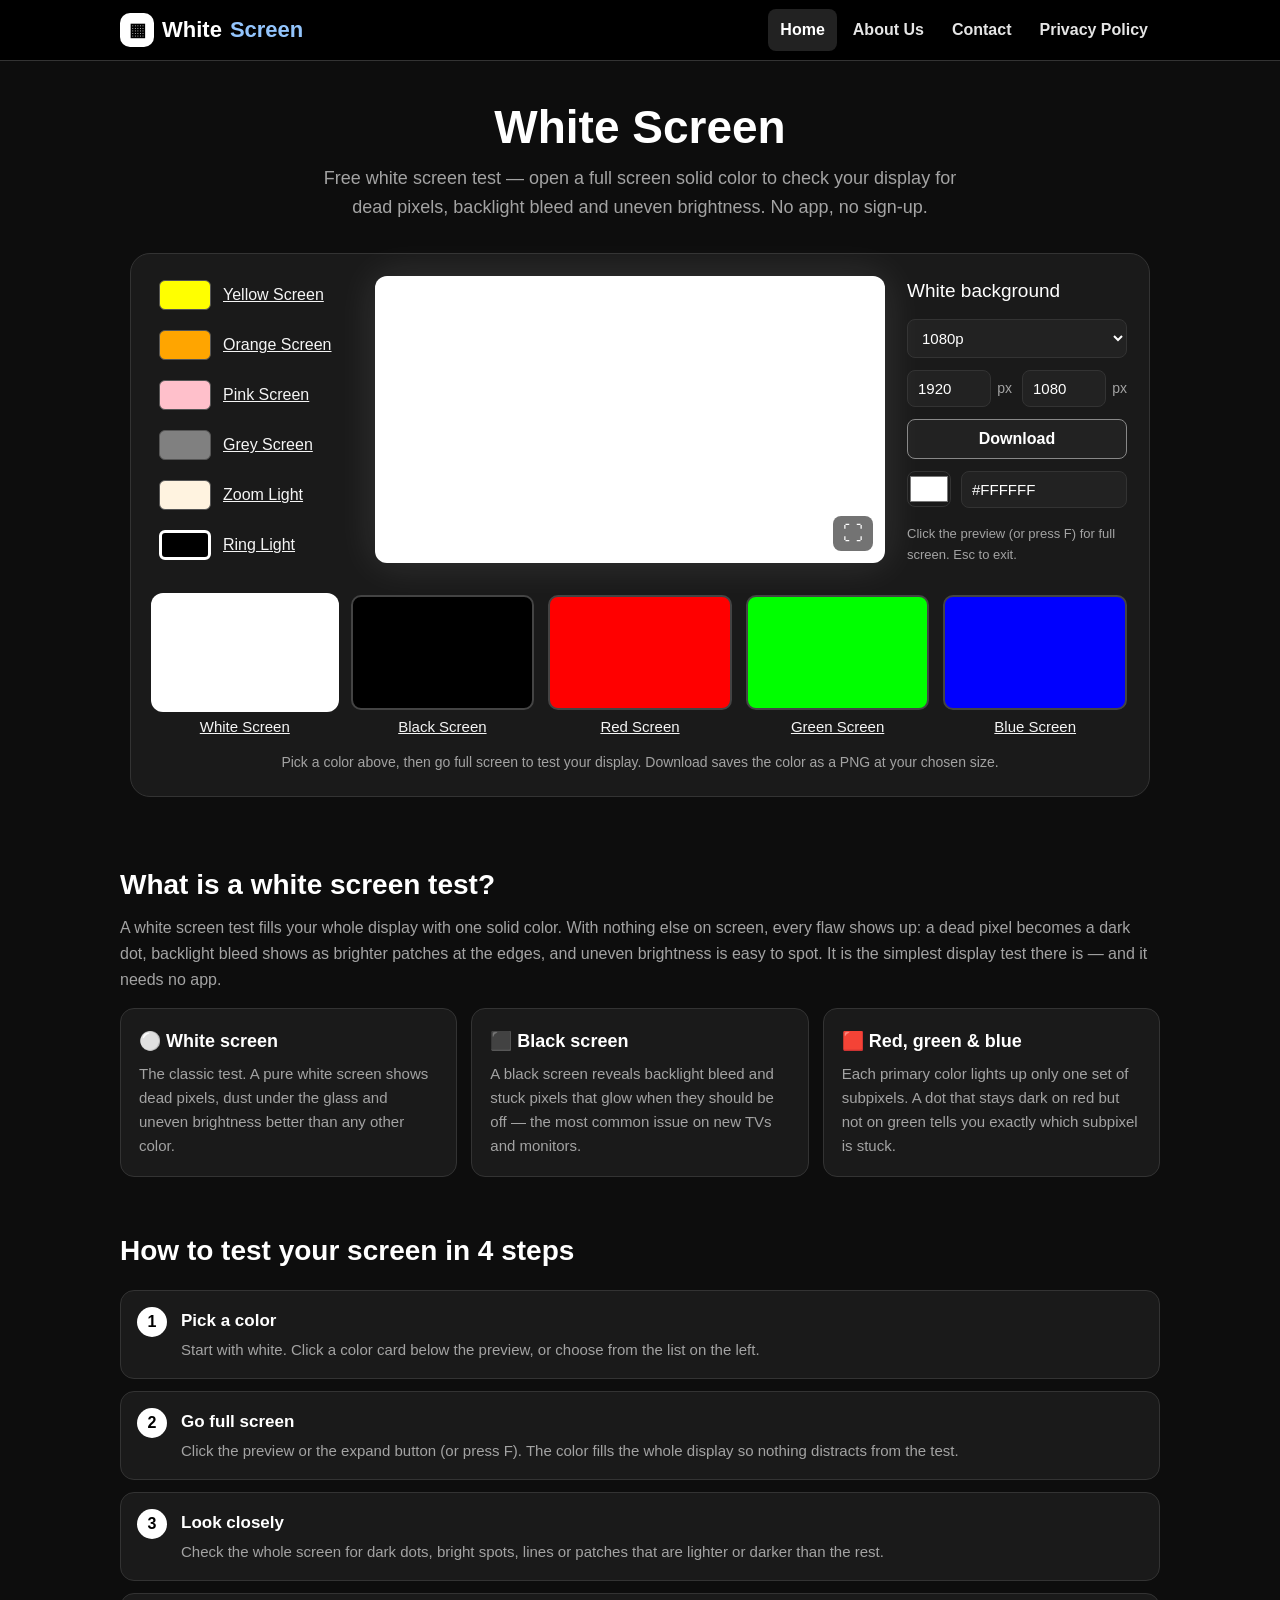
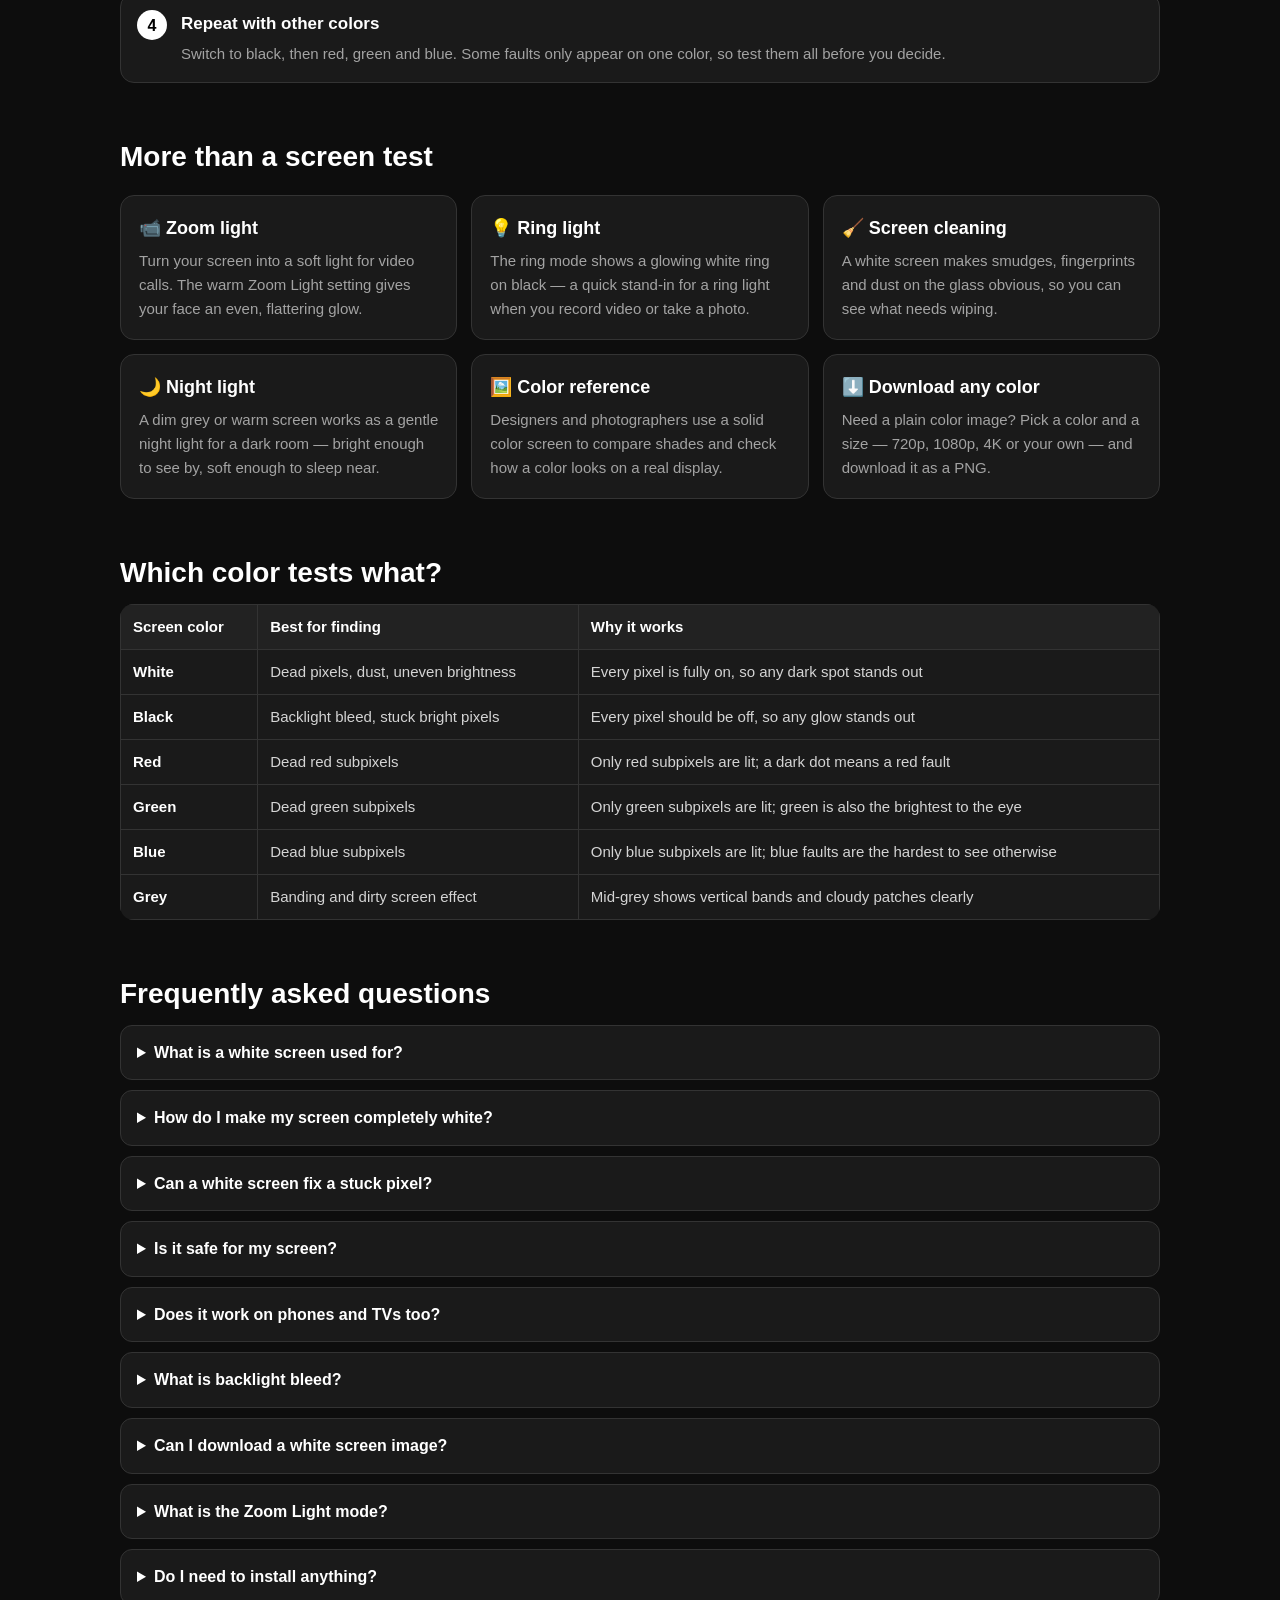
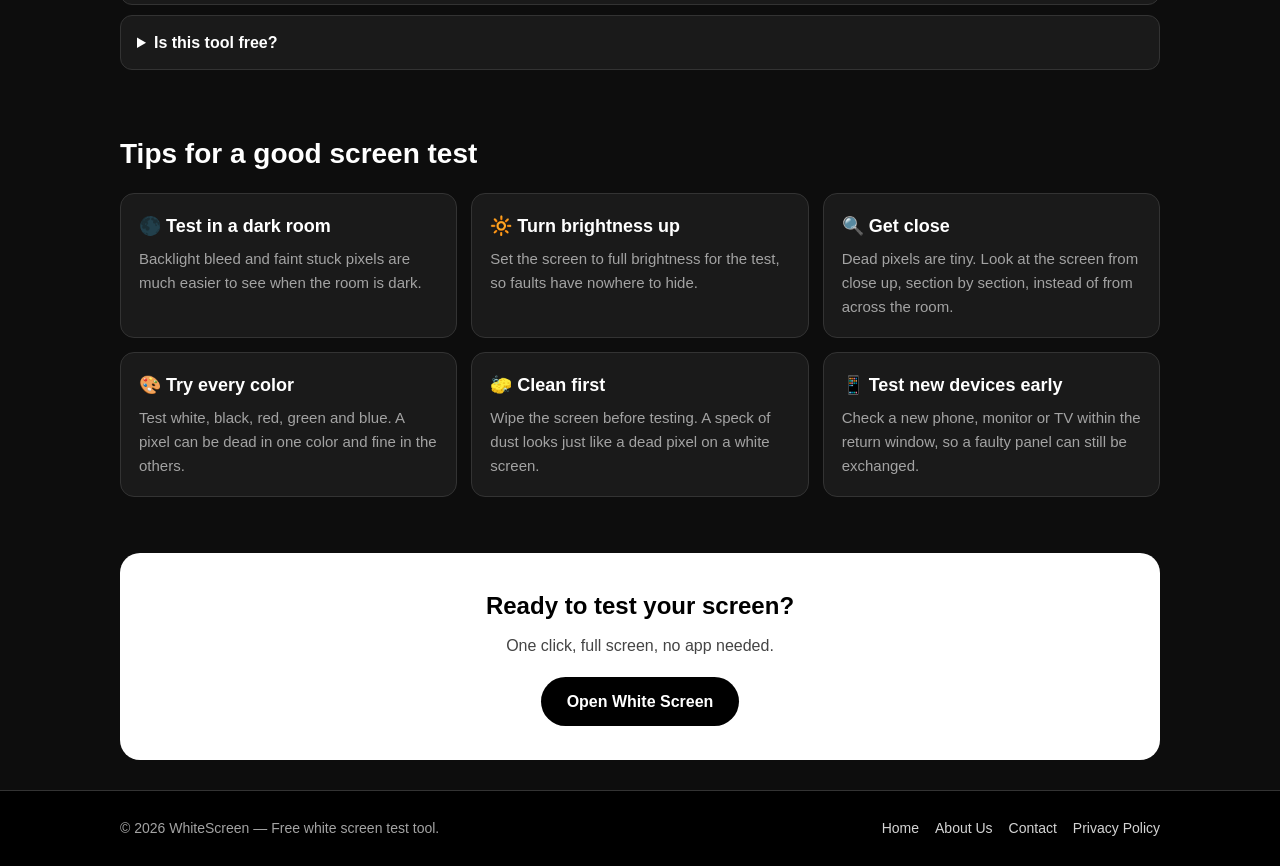
<file: index.html>
<!DOCTYPE html>
<html lang="en">
<head>
<meta charset="UTF-8">
<meta name="viewport" content="width=device-width, initial-scale=1.0">
<title>White Screen - Full Screen White Display Test (Free)</title>
<meta name="description" content="Test your screen with our free white screen tool. Open a full screen white, black, red, green or blue display, or pick any custom color — no app needed.">
<meta name="google-site-verification" content="_-BRUVU3ety-sxMiKPLYXIAc3S__Jb0sioMftiq5Fuo" />
<!-- Google Tag Manager -->
<script async src="https://www.googletagmanager.com/gtm.js?id=GTM-T5CF4WCW"></script>
<script>
  window.dataLayer = window.dataLayer || [];
  function gtag(){dataLayer.push(arguments);}
  gtag('js', new Date());
</script>
<!-- End Google Tag Manager -->
<meta name="keywords" content="white screen, white screen test, screen test, dead pixel test, black screen, color screen, display test, fullscreen white">
<link rel="stylesheet" href="styles.css">
<link rel="icon" href="data:image/svg+xml,<svg xmlns='http://www.w3.org/2000/svg' viewBox='0 0 100 100'><rect width='100' height='100' rx='18' fill='white'/></svg>">
</head>
<body>
<!-- Google Tag Manager (noscript) -->
<noscript><iframe src="https://www.googletagmanager.com/ns.html?id=GTM-T5CF4WCW" height="0" width="0" style="display:none;visibility:hidden"></iframe></noscript>
<!-- End Google Tag Manager (noscript) -->
<header class="site">
  <div class="wrap">
    <a class="logo" href="index.html"><span class="mark">▦</span>White<b>Screen</b></a>
    <button type="button" class="menu-btn" id="menuBtn" aria-label="Menu" aria-expanded="false"><span></span><span></span><span></span></button>
    <nav class="main">
      <a href="index.html" class="active">Home</a>
      <a href="about.html">About Us</a>
      <a href="contact.html">Contact</a>
      <a href="privacy-policy.html">Privacy Policy</a>
    </nav>
  </div>
</header>

<main class="wrap">
  <div class="hero">
    <h1>White Screen</h1>
    <p class="lede">Free white screen test — open a full screen solid color to check your display for dead pixels, backlight bleed and uneven brightness. No app, no sign-up.</p>
  </div>

  <!-- Tool — directly under the H1, layout like the reference screenshot -->
  <div class="tool" id="tool">
    <div class="tool-grid">
      <div class="opt-list">
        <button type="button" class="opt" data-color="yellow"><span class="sw" style="background:#FFFF00"></span><span>Yellow Screen</span></button>
        <button type="button" class="opt" data-color="orange"><span class="sw" style="background:#FFA500"></span><span>Orange Screen</span></button>
        <button type="button" class="opt" data-color="pink"><span class="sw" style="background:#FFC0CB"></span><span>Pink Screen</span></button>
        <button type="button" class="opt" data-color="grey"><span class="sw" style="background:#808080"></span><span>Grey Screen</span></button>
        <button type="button" class="opt" data-color="zoom"><span class="sw" style="background:#FFF3E0"></span><span>Zoom Light</span></button>
        <button type="button" class="opt" data-color="ring"><span class="sw" style="background:#000;border:3px solid #fff"></span><span>Ring Light</span></button>
      </div>
      <div class="preview-wrap">
        <div class="preview" id="preview"><div class="ring"></div>
          <button type="button" class="fs-btn" id="fsBtn" title="Full screen">⛶</button>
        </div>
      </div>
      <div class="controls">
        <p class="cname" id="colorName">White background</p>
        <select id="resSelect" aria-label="Resolution">
          <option value="720p">720p</option>
          <option value="1080p" selected>1080p</option>
          <option value="4k">4K</option>
          <option value="custom">Custom</option>
        </select>
        <div class="dim-row">
          <label><input type="number" id="widthInput" value="1920" min="1" max="8000"> px</label>
          <label><input type="number" id="heightInput" value="1080" min="1" max="8000"> px</label>
        </div>
        <button type="button" class="btn-download" id="downloadBtn">Download</button>
        <div class="picker-row">
          <input type="color" id="colorInput" value="#FFFFFF" aria-label="Pick a color">
          <input type="text" id="hexInput" value="#FFFFFF" maxlength="7" aria-label="Hex color code">
        </div>
        <p class="hint">Click the preview (or press F) for full screen. Esc to exit.</p>
      </div>
    </div>
    <div class="swatches">
      <button type="button" class="swatch selected" data-color="white"><span class="tile" style="background:#FFFFFF"></span><span>White Screen</span></button>
      <button type="button" class="swatch" data-color="black"><span class="tile" style="background:#000000"></span><span>Black Screen</span></button>
      <button type="button" class="swatch" data-color="red"><span class="tile" style="background:#FF0000"></span><span>Red Screen</span></button>
      <button type="button" class="swatch" data-color="green"><span class="tile" style="background:#00FF00"></span><span>Green Screen</span></button>
      <button type="button" class="swatch" data-color="blue"><span class="tile" style="background:#0000FF"></span><span>Blue Screen</span></button>
    </div>
    <p class="tool-note">Pick a color above, then go full screen to test your display. Download saves the color as a PNG at your chosen size.</p>
  </div>

  <section class="block">
    <h2>What is a white screen test?</h2>
    <p class="intro">A white screen test fills your whole display with one solid color. With nothing else on screen, every flaw shows up: a dead pixel becomes a dark dot, backlight bleed shows as brighter patches at the edges, and uneven brightness is easy to spot. It is the simplest display test there is — and it needs no app.</p>
    <div class="cards">
      <div class="card">
        <h3>⚪ White screen</h3>
        <p>The classic test. A pure white screen shows dead pixels, dust under the glass and uneven brightness better than any other color.</p>
      </div>
      <div class="card">
        <h3>⬛ Black screen</h3>
        <p>A black screen reveals backlight bleed and stuck pixels that glow when they should be off — the most common issue on new TVs and monitors.</p>
      </div>
      <div class="card">
        <h3>🟥 Red, green &amp; blue</h3>
        <p>Each primary color lights up only one set of subpixels. A dot that stays dark on red but not on green tells you exactly which subpixel is stuck.</p>
      </div>
    </div>
  </section>

  <section class="block">
    <h2>How to test your screen in 4 steps</h2>
    <ol class="steps">
      <li><h3>Pick a color</h3><p>Start with white. Click a color card below the preview, or choose from the list on the left.</p></li>
      <li><h3>Go full screen</h3><p>Click the preview or the expand button (or press F). The color fills the whole display so nothing distracts from the test.</p></li>
      <li><h3>Look closely</h3><p>Check the whole screen for dark dots, bright spots, lines or patches that are lighter or darker than the rest.</p></li>
      <li><h3>Repeat with other colors</h3><p>Switch to black, then red, green and blue. Some faults only appear on one color, so test them all before you decide.</p></li>
    </ol>
  </section>

  <section class="block">
    <h2>More than a screen test</h2>
    <div class="cards">
      <div class="card"><h3>📹 Zoom light</h3><p>Turn your screen into a soft light for video calls. The warm Zoom Light setting gives your face an even, flattering glow.</p></div>
      <div class="card"><h3>💡 Ring light</h3><p>The ring mode shows a glowing white ring on black — a quick stand-in for a ring light when you record video or take a photo.</p></div>
      <div class="card"><h3>🧹 Screen cleaning</h3><p>A white screen makes smudges, fingerprints and dust on the glass obvious, so you can see what needs wiping.</p></div>
      <div class="card"><h3>🌙 Night light</h3><p>A dim grey or warm screen works as a gentle night light for a dark room — bright enough to see by, soft enough to sleep near.</p></div>
      <div class="card"><h3>🖼️ Color reference</h3><p>Designers and photographers use a solid color screen to compare shades and check how a color looks on a real display.</p></div>
      <div class="card"><h3>⬇️ Download any color</h3><p>Need a plain color image? Pick a color and a size — 720p, 1080p, 4K or your own — and download it as a PNG.</p></div>
    </div>
  </section>

  <section class="block">
    <h2>Which color tests what?</h2>
    <table class="compare">
      <tr><th>Screen color</th><th>Best for finding</th><th>Why it works</th></tr>
      <tr><td>White</td><td>Dead pixels, dust, uneven brightness</td><td>Every pixel is fully on, so any dark spot stands out</td></tr>
      <tr><td>Black</td><td>Backlight bleed, stuck bright pixels</td><td>Every pixel should be off, so any glow stands out</td></tr>
      <tr><td>Red</td><td>Dead red subpixels</td><td>Only red subpixels are lit; a dark dot means a red fault</td></tr>
      <tr><td>Green</td><td>Dead green subpixels</td><td>Only green subpixels are lit; green is also the brightest to the eye</td></tr>
      <tr><td>Blue</td><td>Dead blue subpixels</td><td>Only blue subpixels are lit; blue faults are the hardest to see otherwise</td></tr>
      <tr><td>Grey</td><td>Banding and dirty screen effect</td><td>Mid-grey shows vertical bands and cloudy patches clearly</td></tr>
    </table>
  </section>

  <section class="block faq">
    <h2>Frequently asked questions</h2>
    <details><summary>What is a white screen used for?</summary>
    <p>Mostly to test a display: it shows dead pixels, backlight bleed and uneven brightness. People also use it as a light for video calls, to check for dust while cleaning a screen, or as a plain color background.</p></details>
    <details><summary>How do I make my screen completely white?</summary>
    <p>Click the White Screen card above, then click the preview (or press F) to go full screen. The whole display turns white. Press Esc to exit.</p></details>
    <details><summary>Can a white screen fix a stuck pixel?</summary>
    <p>Sometimes. A stuck pixel is a pixel frozen on one color; flashing bright colors can occasionally unstick it. A truly dead pixel (always black) cannot be fixed by any screen. Our color screens can help you test which one it is.</p></details>
    <details><summary>Is it safe for my screen?</summary>
    <p>Yes. Showing a solid color is the most ordinary thing a screen does — it is no different from looking at a white web page. It cannot damage a healthy display.</p></details>
    <details><summary>Does it work on phones and TVs too?</summary>
    <p>Yes. Open this page on any device with a browser — phone, tablet, laptop, monitor or smart TV — pick a color and go full screen.</p></details>
    <details><summary>What is backlight bleed?</summary>
    <p>On LCD screens, light from behind the panel can leak around the edges, showing as bright patches on a black screen. A little bleed is normal; large bright areas on a new screen are worth returning.</p></details>
    <details><summary>Can I download a white screen image?</summary>
    <p>Yes. Choose a resolution (720p, 1080p, 4K) or type your own width and height, then press Download. You get a PNG of the current color at that exact size.</p></details>
    <details><summary>What is the Zoom Light mode?</summary>
    <p>It is a warm, soft white designed to light your face during video calls — like the light from a video-call lamp, but from your own screen.</p></details>
    <details><summary>Do I need to install anything?</summary>
    <p>No. This is a web tool — everything runs in your browser. No app, no download, no account.</p></details>
    <details><summary>Is this tool free?</summary>
    <p>Yes, completely free. Every color, every resolution and the download are free, with no limits.</p></details>
  </section>

  <section class="block">
    <h2>Tips for a good screen test</h2>
    <div class="cards">
      <div class="card"><h3>🌑 Test in a dark room</h3><p>Backlight bleed and faint stuck pixels are much easier to see when the room is dark.</p></div>
      <div class="card"><h3>🔆 Turn brightness up</h3><p>Set the screen to full brightness for the test, so faults have nowhere to hide.</p></div>
      <div class="card"><h3>🔍 Get close</h3><p>Dead pixels are tiny. Look at the screen from close up, section by section, instead of from across the room.</p></div>
      <div class="card"><h3>🎨 Try every color</h3><p>Test white, black, red, green and blue. A pixel can be dead in one color and fine in the others.</p></div>
      <div class="card"><h3>🧽 Clean first</h3><p>Wipe the screen before testing. A speck of dust looks just like a dead pixel on a white screen.</p></div>
      <div class="card"><h3>📱 Test new devices early</h3><p>Check a new phone, monitor or TV within the return window, so a faulty panel can still be exchanged.</p></div>
    </div>
  </section>

  <div class="cta">
    <h2>Ready to test your screen?</h2>
    <p>One click, full screen, no app needed.</p>
    <a class="btn" href="#tool">Open White Screen</a>
  </div>
</main>

<footer class="site">
  <div class="wrap">
    <span>© 2026 WhiteScreen — Free white screen test tool.</span>
    <nav>
      <a href="index.html">Home</a>
      <a href="about.html">About Us</a>
      <a href="contact.html">Contact</a>
      <a href="privacy-policy.html">Privacy Policy</a>
    </nav>
  </div>
</footer>
<script src="app.js"></script>
</body>
</html>
</file>
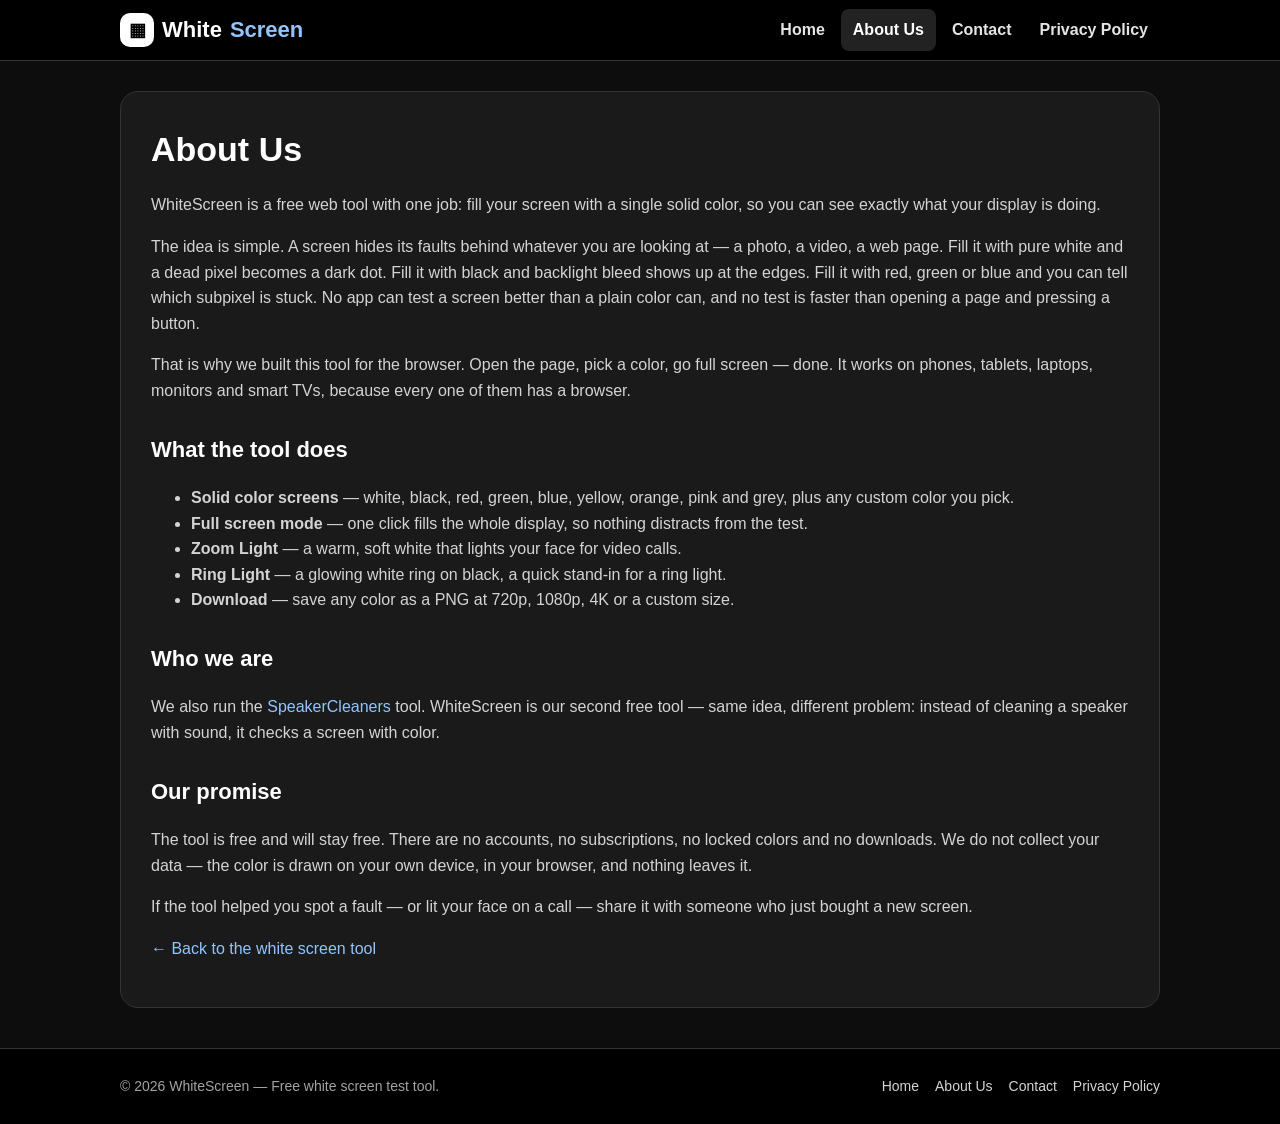
<file: about.html>
<!DOCTYPE html>
<html lang="en">
<head>
<meta charset="UTF-8">
<meta name="viewport" content="width=device-width, initial-scale=1.0">
<title>About Us - WhiteScreen</title>
<meta name="description" content="About WhiteScreen — a free white screen test tool that fills your display with a solid color to check for dead pixels, backlight bleed and uneven brightness.">
<meta name="google-site-verification" content="_-BRUVU3ety-sxMiKPLYXIAc3S__Jb0sioMftiq5Fuo" />
<!-- Google Tag Manager -->
<script async src="https://www.googletagmanager.com/gtm.js?id=GTM-T5CF4WCW"></script>
<script>
  window.dataLayer = window.dataLayer || [];
  function gtag(){dataLayer.push(arguments);}
  gtag('js', new Date());
</script>
<!-- End Google Tag Manager -->
<link rel="stylesheet" href="styles.css">
<link rel="icon" href="data:image/svg+xml,<svg xmlns='http://www.w3.org/2000/svg' viewBox='0 0 100 100'><rect width='100' height='100' rx='18' fill='white'/></svg>">
</head>
<body>
<!-- Google Tag Manager (noscript) -->
<noscript><iframe src="https://www.googletagmanager.com/ns.html?id=GTM-T5CF4WCW" height="0" width="0" style="display:none;visibility:hidden"></iframe></noscript>
<!-- End Google Tag Manager (noscript) -->
<header class="site">
  <div class="wrap">
    <a class="logo" href="index.html"><span class="mark">▦</span>White<b>Screen</b></a>
    <button type="button" class="menu-btn" id="menuBtn" aria-label="Menu" aria-expanded="false"><span></span><span></span><span></span></button>
    <nav class="main">
      <a href="index.html">Home</a>
      <a href="about.html" class="active">About Us</a>
      <a href="contact.html">Contact</a>
      <a href="privacy-policy.html">Privacy Policy</a>
    </nav>
  </div>
</header>
<main class="wrap">
  <div class="page">
    <h1>About Us</h1>
    <p>WhiteScreen is a free web tool with one job: fill your screen with a single solid color, so you can see exactly what your display is doing.</p>
    <p>The idea is simple. A screen hides its faults behind whatever you are looking at — a photo, a video, a web page. Fill it with pure white and a dead pixel becomes a dark dot. Fill it with black and backlight bleed shows up at the edges. Fill it with red, green or blue and you can tell which subpixel is stuck. No app can test a screen better than a plain color can, and no test is faster than opening a page and pressing a button.</p>
    <p>That is why we built this tool for the browser. Open the page, pick a color, go full screen — done. It works on phones, tablets, laptops, monitors and smart TVs, because every one of them has a browser.</p>
    <h2>What the tool does</h2>
    <ul>
      <li><strong>Solid color screens</strong> — white, black, red, green, blue, yellow, orange, pink and grey, plus any custom color you pick.</li>
      <li><strong>Full screen mode</strong> — one click fills the whole display, so nothing distracts from the test.</li>
      <li><strong>Zoom Light</strong> — a warm, soft white that lights your face for video calls.</li>
      <li><strong>Ring Light</strong> — a glowing white ring on black, a quick stand-in for a ring light.</li>
      <li><strong>Download</strong> — save any color as a PNG at 720p, 1080p, 4K or a custom size.</li>
    </ul>
    <h2>Who we are</h2>
    <p>We also run the <a href="https://speakercleaners.github.io/" target="_blank" rel="noopener">SpeakerCleaners</a> tool. WhiteScreen is our second free tool — same idea, different problem: instead of cleaning a speaker with sound, it checks a screen with color.</p>
    <h2>Our promise</h2>
    <p>The tool is free and will stay free. There are no accounts, no subscriptions, no locked colors and no downloads. We do not collect your data — the color is drawn on your own device, in your browser, and nothing leaves it.</p>
    <p>If the tool helped you spot a fault — or lit your face on a call — share it with someone who just bought a new screen.</p>
    <p><a href="index.html">← Back to the white screen tool</a></p>
  </div>
</main>
<footer class="site">
  <div class="wrap">
    <span>© 2026 WhiteScreen — Free white screen test tool.</span>
    <nav>
      <a href="index.html">Home</a>
      <a href="about.html">About Us</a>
      <a href="contact.html">Contact</a>
      <a href="privacy-policy.html">Privacy Policy</a>
    </nav>
  </div>
</footer>
<script src="app.js"></script>
</body>
</html>
</file>
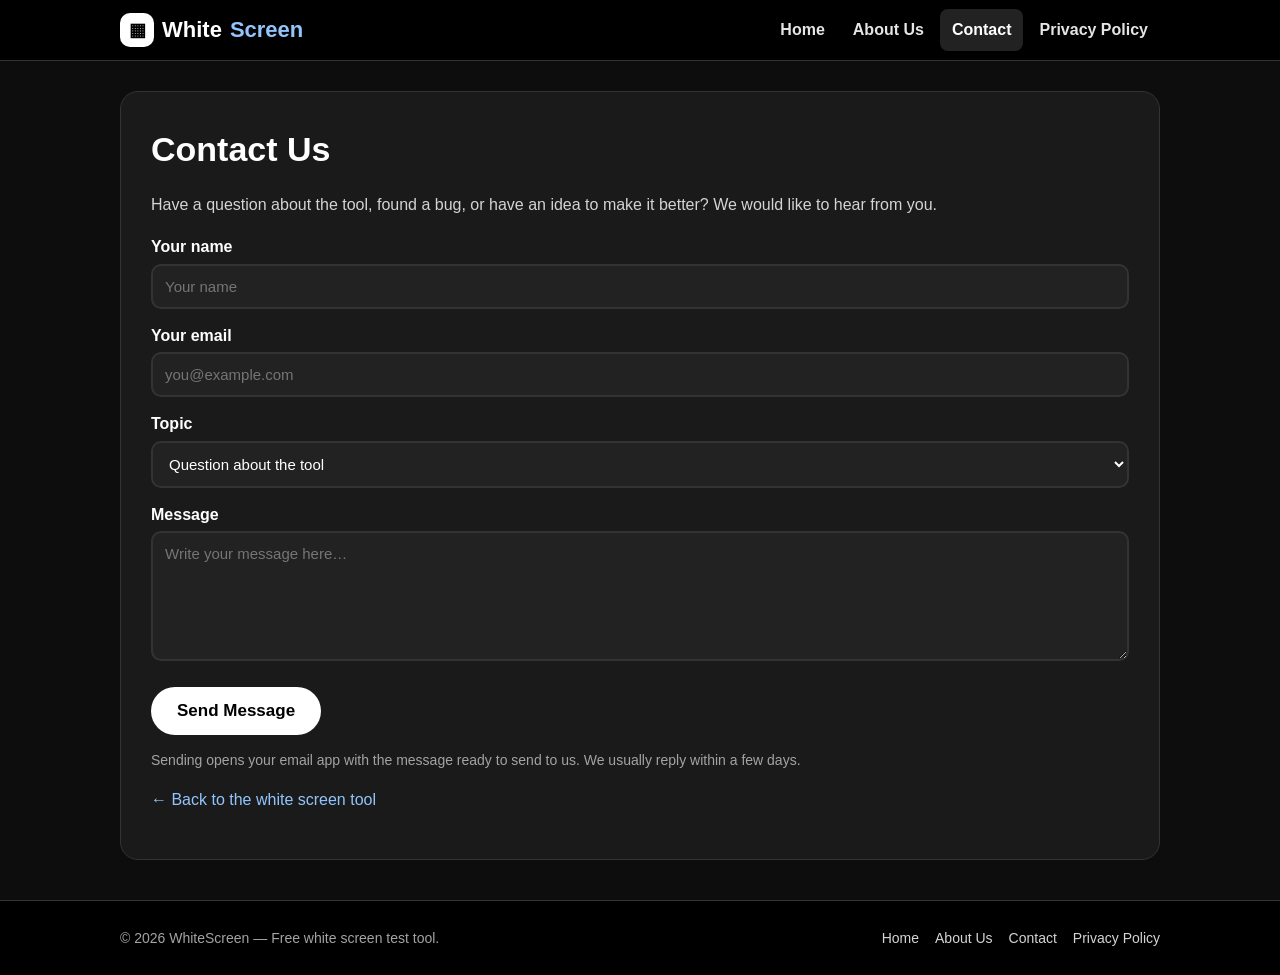
<file: contact.html>
<!DOCTYPE html>
<html lang="en">
<head>
<meta charset="UTF-8">
<meta name="viewport" content="width=device-width, initial-scale=1.0">
<title>Contact Us - WhiteScreen</title>
<meta name="description" content="Contact WhiteScreen — questions, feedback or suggestions about the free white screen test tool.">
<meta name="google-site-verification" content="_-BRUVU3ety-sxMiKPLYXIAc3S__Jb0sioMftiq5Fuo" />
<!-- Google Tag Manager -->
<script async src="https://www.googletagmanager.com/gtm.js?id=GTM-T5CF4WCW"></script>
<script>
  window.dataLayer = window.dataLayer || [];
  function gtag(){dataLayer.push(arguments);}
  gtag('js', new Date());
</script>
<!-- End Google Tag Manager -->
<link rel="stylesheet" href="styles.css">
<link rel="icon" href="data:image/svg+xml,<svg xmlns='http://www.w3.org/2000/svg' viewBox='0 0 100 100'><rect width='100' height='100' rx='18' fill='white'/></svg>">
</head>
<body>
<!-- Google Tag Manager (noscript) -->
<noscript><iframe src="https://www.googletagmanager.com/ns.html?id=GTM-T5CF4WCW" height="0" width="0" style="display:none;visibility:hidden"></iframe></noscript>
<!-- End Google Tag Manager (noscript) -->
<header class="site">
  <div class="wrap">
    <a class="logo" href="index.html"><span class="mark">▦</span>White<b>Screen</b></a>
    <button type="button" class="menu-btn" id="menuBtn" aria-label="Menu" aria-expanded="false"><span></span><span></span><span></span></button>
    <nav class="main">
      <a href="index.html">Home</a>
      <a href="about.html">About Us</a>
      <a href="contact.html" class="active">Contact</a>
      <a href="privacy-policy.html">Privacy Policy</a>
    </nav>
  </div>
</header>
<main class="wrap">
  <div class="page">
    <h1>Contact Us</h1>
    <p>Have a question about the tool, found a bug, or have an idea to make it better? We would like to hear from you.</p>
    <form class="contact" id="contactForm">
      <label for="name">Your name</label>
      <input type="text" id="name" name="name" placeholder="Your name" required>
      <label for="email">Your email</label>
      <input type="email" id="email" name="email" placeholder="you@example.com" required>
      <label for="topic">Topic</label>
      <select id="topic" name="topic">
        <option>Question about the tool</option>
        <option>Report a problem</option>
        <option>Suggestion / feedback</option>
        <option>Other</option>
      </select>
      <label for="message">Message</label>
      <textarea id="message" name="message" rows="6" placeholder="Write your message here…" required></textarea>
      <button type="submit" class="btn-main">Send Message</button>
    </form>
    <p style="color:#a3a3a3;font-size:14px;margin-top:14px;">Sending opens your email app with the message ready to send to us. We usually reply within a few days.</p>
    <p><a href="index.html">← Back to the white screen tool</a></p>
  </div>
</main>
<footer class="site">
  <div class="wrap">
    <span>© 2026 WhiteScreen — Free white screen test tool.</span>
    <nav>
      <a href="index.html">Home</a>
      <a href="about.html">About Us</a>
      <a href="contact.html">Contact</a>
      <a href="privacy-policy.html">Privacy Policy</a>
    </nav>
  </div>
</footer>
<script>
document.getElementById('contactForm').addEventListener('submit', function (e) {
  e.preventDefault();
  var name = document.getElementById('name').value.trim();
  var email = document.getElementById('email').value.trim();
  var topic = document.getElementById('topic').value;
  var message = document.getElementById('message').value.trim();
  var subject = encodeURIComponent('WhiteScreen — ' + topic + ' (from ' + name + ')');
  var body = encodeURIComponent(message + '\n\n— ' + name + ' (' + email + ')');
  window.location.href = 'mailto:imosmanshahid@gmail.com?subject=' + subject + '&body=' + body;
});
</script>
<script src="app.js"></script>
</body>
</html>
</file>
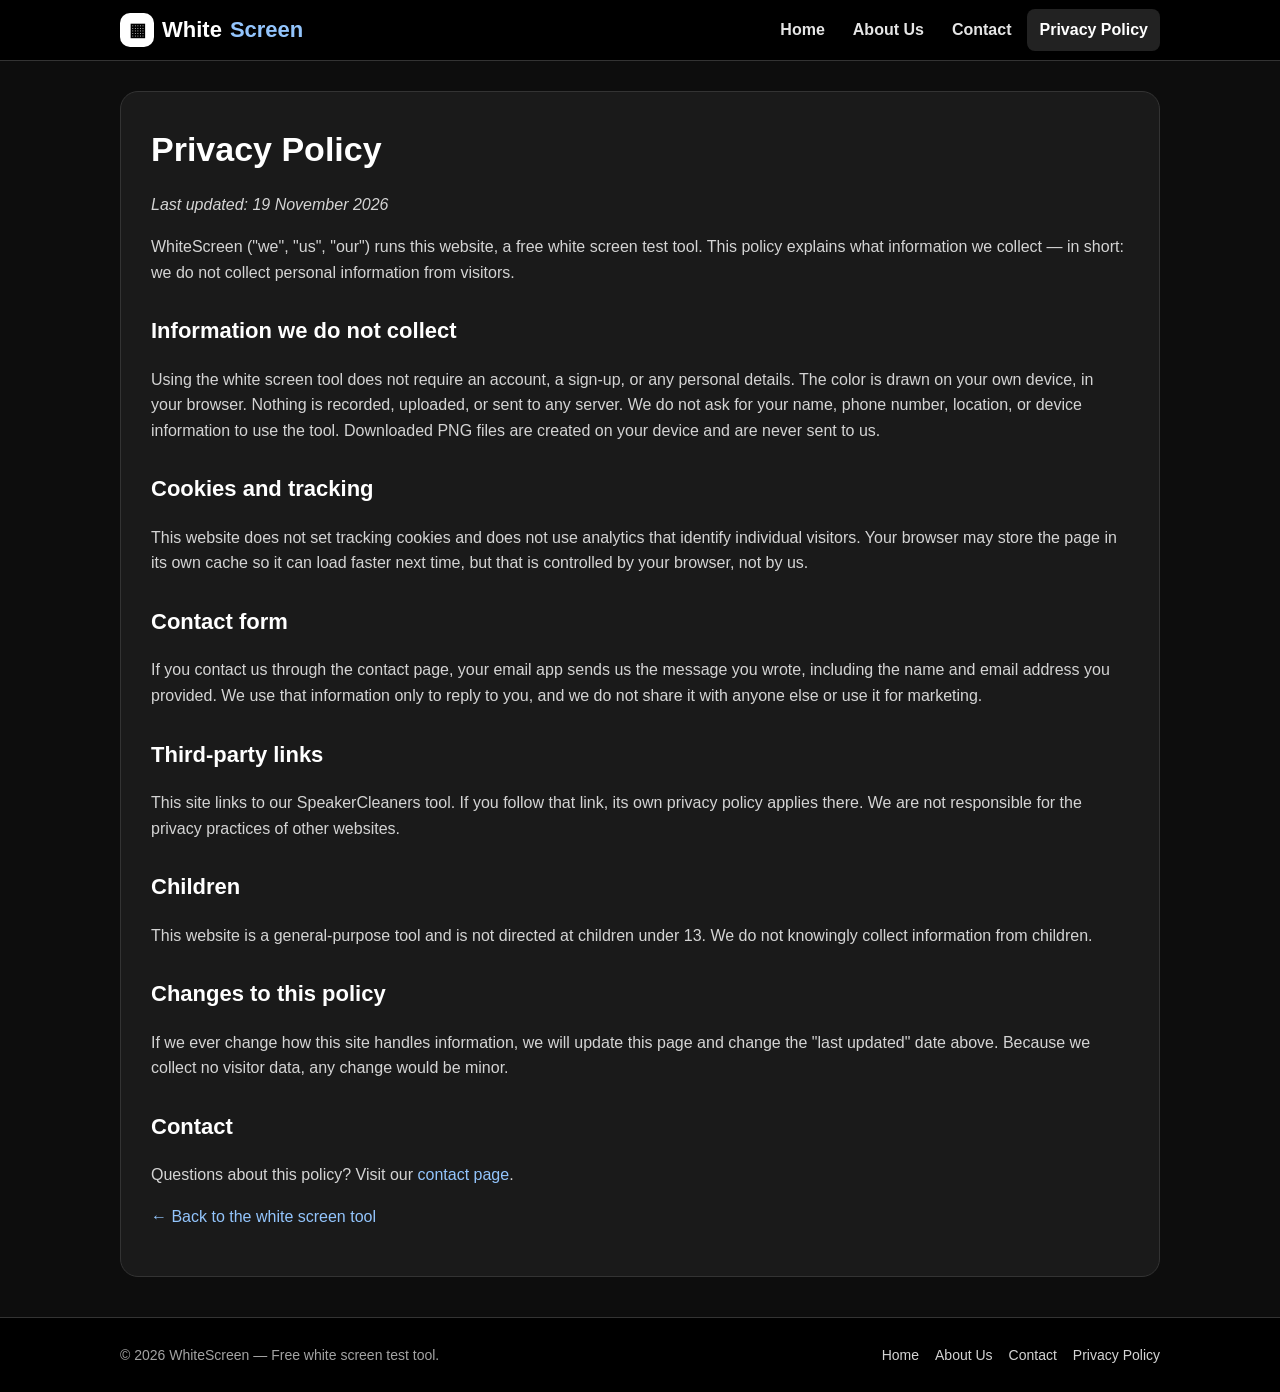
<file: privacy-policy.html>
<!DOCTYPE html>
<html lang="en">
<head>
<meta charset="UTF-8">
<meta name="viewport" content="width=device-width, initial-scale=1.0">
<title>Privacy Policy - WhiteScreen</title>
<meta name="description" content="Privacy Policy for WhiteScreen — what data this free white screen test website collects (none) and how the tool works on your device.">
<meta name="google-site-verification" content="_-BRUVU3ety-sxMiKPLYXIAc3S__Jb0sioMftiq5Fuo" />
<!-- Google Tag Manager -->
<script async src="https://www.googletagmanager.com/gtm.js?id=GTM-T5CF4WCW"></script>
<script>
  window.dataLayer = window.dataLayer || [];
  function gtag(){dataLayer.push(arguments);}
  gtag('js', new Date());
</script>
<!-- End Google Tag Manager -->
<link rel="stylesheet" href="styles.css">
<link rel="icon" href="data:image/svg+xml,<svg xmlns='http://www.w3.org/2000/svg' viewBox='0 0 100 100'><rect width='100' height='100' rx='18' fill='white'/></svg>">
</head>
<body>
<!-- Google Tag Manager (noscript) -->
<noscript><iframe src="https://www.googletagmanager.com/ns.html?id=GTM-T5CF4WCW" height="0" width="0" style="display:none;visibility:hidden"></iframe></noscript>
<!-- End Google Tag Manager (noscript) -->
<header class="site">
  <div class="wrap">
    <a class="logo" href="index.html"><span class="mark">▦</span>White<b>Screen</b></a>
    <button type="button" class="menu-btn" id="menuBtn" aria-label="Menu" aria-expanded="false"><span></span><span></span><span></span></button>
    <nav class="main">
      <a href="index.html">Home</a>
      <a href="about.html">About Us</a>
      <a href="contact.html">Contact</a>
      <a href="privacy-policy.html" class="active">Privacy Policy</a>
    </nav>
  </div>
</header>
<main class="wrap">
  <div class="page">
    <h1>Privacy Policy</h1>
    <p><em>Last updated: 19 November 2026</em></p>
    <p>WhiteScreen ("we", "us", "our") runs this website, a free white screen test tool. This policy explains what information we collect — in short: we do not collect personal information from visitors.</p>
    <h2>Information we do not collect</h2>
    <p>Using the white screen tool does not require an account, a sign-up, or any personal details. The color is drawn on your own device, in your browser. Nothing is recorded, uploaded, or sent to any server. We do not ask for your name, phone number, location, or device information to use the tool. Downloaded PNG files are created on your device and are never sent to us.</p>
    <h2>Cookies and tracking</h2>
    <p>This website does not set tracking cookies and does not use analytics that identify individual visitors. Your browser may store the page in its own cache so it can load faster next time, but that is controlled by your browser, not by us.</p>
    <h2>Contact form</h2>
    <p>If you contact us through the contact page, your email app sends us the message you wrote, including the name and email address you provided. We use that information only to reply to you, and we do not share it with anyone else or use it for marketing.</p>
    <h2>Third-party links</h2>
    <p>This site links to our SpeakerCleaners tool. If you follow that link, its own privacy policy applies there. We are not responsible for the privacy practices of other websites.</p>
    <h2>Children</h2>
    <p>This website is a general-purpose tool and is not directed at children under 13. We do not knowingly collect information from children.</p>
    <h2>Changes to this policy</h2>
    <p>If we ever change how this site handles information, we will update this page and change the "last updated" date above. Because we collect no visitor data, any change would be minor.</p>
    <h2>Contact</h2>
    <p>Questions about this policy? Visit our <a href="contact.html">contact page</a>.</p>
    <p><a href="index.html">← Back to the white screen tool</a></p>
  </div>
</main>
<footer class="site">
  <div class="wrap">
    <span>© 2026 WhiteScreen — Free white screen test tool.</span>
    <nav>
      <a href="index.html">Home</a>
      <a href="about.html">About Us</a>
      <a href="contact.html">Contact</a>
      <a href="privacy-policy.html">Privacy Policy</a>
    </nav>
  </div>
</footer>
<script src="app.js"></script>
</body>
</html>
</file>
<file: styles.css>
/* WhiteScreen — dark theme matching the reference layout. */
:root {
  --bg: #0d0d0d;
  --panel: #1a1a1a;
  --panel2: #222222;
  --line: #333333;
  --text: #f5f5f5;
  --muted: #a3a3a3;
  --accent: #ffffff;
}
* { box-sizing: border-box; }
html { scroll-behavior: smooth; }
body {
  margin: 0;
  font-family: -apple-system, BlinkMacSystemFont, "Segoe UI", Roboto, Helvetica, Arial, sans-serif;
  color: var(--text);
  background: var(--bg);
  line-height: 1.6;
}
a { color: #93c5fd; text-decoration: none; }
a:hover { text-decoration: underline; }
.wrap { max-width: 1080px; margin: 0 auto; padding: 0 20px; }

/* Header */
header.site { background: #000; border-bottom: 1px solid var(--line); position: sticky; top: 0; z-index: 10; }
header.site .wrap { display: flex; align-items: center; justify-content: space-between; min-height: 60px; }
.logo { font-size: 22px; font-weight: 800; color: #fff; display: flex; align-items: center; gap: 8px; }
.logo:hover { text-decoration: none; }
.logo .mark { width: 34px; height: 34px; border-radius: 10px; background: #fff; color: #000; display: inline-flex; align-items: center; justify-content: center; font-size: 18px; }
.logo b { color: #93c5fd; font-weight: 800; }
nav.main { display: flex; gap: 4px; flex-wrap: wrap; }
nav.main a { color: #e5e5e5; font-weight: 600; padding: 8px 12px; border-radius: 8px; }
nav.main a:hover, nav.main a.active { background: var(--panel2); color: #fff; text-decoration: none; }
.menu-btn { display: none; }

/* Hero + H1 */
.hero { text-align: center; padding: 40px 20px 6px; }
.hero h1 { font-size: 46px; line-height: 1.15; margin: 0 0 10px; color: #fff; }
.hero p.lede { font-size: 18px; color: var(--muted); max-width: 660px; margin: 0 auto 26px; }

/* Tool — 3 columns like the screenshot: options | preview | controls */
.tool {
  background: var(--panel);
  border: 1px solid var(--line);
  border-radius: 20px;
  max-width: 1020px;
  margin: 0 auto 40px;
  padding: 22px;
}
.tool-grid { display: grid; grid-template-columns: 200px 1fr 220px; gap: 22px; align-items: start; }
.opt-list { display: flex; flex-direction: column; gap: 12px; }
.opt {
  display: flex; align-items: center; gap: 12px;
  background: none; border: 0; cursor: pointer; padding: 4px 6px; border-radius: 10px;
  color: var(--text); font-family: inherit; font-size: 16px; text-align: left;
}
.opt:hover { background: var(--panel2); }
.opt.selected { background: var(--panel2); outline: 2px solid #fff; }
.opt .sw { width: 52px; height: 30px; border-radius: 6px; border: 1px solid #555; flex-shrink: 0; }
.opt span { text-decoration: underline; }
.preview-wrap { position: relative; }
.preview {
  width: 100%; aspect-ratio: 16 / 9; border-radius: 12px;
  background: #ffffff; cursor: pointer; position: relative;
  box-shadow: 0 0 40px rgba(255, 255, 255, .12);
  display: flex; align-items: center; justify-content: center; overflow: hidden;
}
.preview .ring {
  display: none; width: 58%; aspect-ratio: 1; border-radius: 50%;
  border: 22px solid #fff; box-shadow: 0 0 60px rgba(255,255,255,.9), inset 0 0 40px rgba(255,255,255,.7);
}
.preview.ring-mode { background: #000 !important; }
.preview.ring-mode .ring { display: block; }
.fs-btn {
  position: absolute; right: 12px; bottom: 12px; z-index: 2;
  background: rgba(0,0,0,.55); color: #fff; border: 0; border-radius: 8px;
  font-size: 20px; padding: 6px 10px; cursor: pointer;
}
.controls { display: flex; flex-direction: column; gap: 12px; }
.controls .cname { font-size: 19px; margin: 0; color: #fff; }
.controls select, .controls input[type="text"], .controls input[type="number"] {
  width: 100%; background: var(--panel2); color: #fff; border: 1px solid var(--line);
  border-radius: 8px; padding: 9px 10px; font-size: 15px; font-family: inherit;
}
.controls select:focus, .controls input:focus { outline: none; border-color: #fff; }
.dim-row { display: flex; gap: 10px; align-items: center; }
.dim-row label { flex: 1; display: flex; align-items: center; gap: 6px; color: var(--muted); font-size: 14px; }
.dim-row input { width: 70px; }
.btn-download {
  border: 1px solid #888; background: var(--panel2); color: #fff; cursor: pointer;
  padding: 10px 18px; border-radius: 8px; font-size: 16px; font-weight: 600; font-family: inherit;
}
.btn-download:hover { background: #333; }
.picker-row { display: flex; align-items: center; gap: 10px; }
.picker-row input[type="color"] { width: 44px; height: 36px; padding: 0; border: 1px solid var(--line); border-radius: 8px; background: none; cursor: pointer; }
.picker-row input[type="text"] { flex: 1; text-transform: uppercase; }
.hint { font-size: 13px; color: var(--muted); margin: 4px 0 0; }
.swatches { display: grid; grid-template-columns: repeat(5, 1fr); gap: 14px; margin-top: 22px; }
.swatch { background: none; border: 0; cursor: pointer; padding: 0; font-family: inherit; color: var(--text); }
.swatch .tile {
  width: 100%; aspect-ratio: 16 / 10; border-radius: 10px; border: 2px solid #444;
  transition: border-color .15s, transform .1s;
}
.swatch:hover .tile { transform: scale(1.03); }
.swatch.selected .tile { border-color: #fff; box-shadow: 0 0 0 2px #fff; }
.swatch span { display: block; margin-top: 8px; font-size: 15px; text-decoration: underline; }
.tool-note { text-align: center; color: var(--muted); font-size: 14px; margin: 16px 0 0; }

/* Content sections */
section.block { padding: 26px 0; }
section.block h2 { font-size: 28px; margin: 0 0 8px; color: #fff; }
section.block > p.intro { color: var(--muted); margin-top: 0; }
.cards { display: grid; grid-template-columns: repeat(auto-fit, minmax(260px, 1fr)); gap: 14px; margin-top: 16px; }
.card { background: var(--panel); border: 1px solid var(--line); border-radius: 14px; padding: 18px; }
.card h3 { margin: 0 0 6px; font-size: 18px; color: #fff; }
.card p { margin: 0; color: var(--muted); font-size: 15px; }
.steps { counter-reset: step; list-style: none; padding: 0; margin: 16px 0 0; display: grid; gap: 12px; }
.steps li { background: var(--panel); border: 1px solid var(--line); border-radius: 14px; padding: 16px 16px 16px 60px; position: relative; }
.steps li::before {
  counter-increment: step; content: counter(step);
  position: absolute; left: 16px; top: 16px; width: 30px; height: 30px; border-radius: 50%;
  background: #fff; color: #000; font-weight: 800; display: flex; align-items: center; justify-content: center;
}
.steps h3 { margin: 0 0 4px; font-size: 17px; color: #fff; }
.steps p { margin: 0; color: var(--muted); font-size: 15px; }
table.compare { width: 100%; border-collapse: collapse; background: var(--panel); border-radius: 14px; overflow: hidden; font-size: 15px; }
table.compare th, table.compare td { border: 1px solid var(--line); padding: 10px 12px; text-align: left; }
table.compare th { background: var(--panel2); color: #fff; }
table.compare td { color: #d4d4d4; }
table.compare td:first-child { font-weight: 700; color: #fff; }
.faq details { background: var(--panel); border: 1px solid var(--line); border-radius: 12px; padding: 14px 16px; margin-bottom: 10px; }
.faq summary { font-weight: 700; cursor: pointer; font-size: 16px; color: #fff; }
.faq p { color: var(--muted); margin: 8px 0 0; }
.cta { text-align: center; background: #fff; color: #000; border-radius: 20px; padding: 34px 20px; margin: 30px 0; }
.cta h2 { margin: 0 0 8px; color: #000; }
.cta p { margin: 0 0 18px; color: #444; }
.cta a.btn { background: #000; color: #fff; font-weight: 800; padding: 12px 26px; border-radius: 999px; display: inline-block; }
.cta a.btn:hover { text-decoration: none; }

/* Sub pages */
.page { background: var(--panel); border: 1px solid var(--line); border-radius: 18px; padding: 30px; margin: 30px 0 40px; }
.page h1 { font-size: 34px; margin: 0 0 12px; color: #fff; }
.page h2 { font-size: 22px; margin-top: 28px; color: #fff; }
.page p, .page li { color: #d4d4d4; }
form.contact label { display: block; font-weight: 700; margin: 14px 0 4px; color: #fff; }
form.contact input, form.contact textarea, form.contact select {
  width: 100%; padding: 12px; border: 2px solid var(--line); border-radius: 10px;
  font-family: inherit; font-size: 15px; background: var(--panel2); color: #fff;
}
form.contact input:focus, form.contact textarea:focus { outline: none; border-color: #fff; }
form.contact button { margin-top: 18px; }
.btn-main {
  display: inline-block; border: 0; cursor: pointer; padding: 14px 26px; border-radius: 999px;
  font-size: 17px; font-weight: 800; color: #000; background: #fff; font-family: inherit;
}

/* Footer */
footer.site { border-top: 1px solid var(--line); background: #000; padding: 26px 0; margin-top: 20px; }
footer.site .wrap { display: flex; justify-content: space-between; gap: 16px; flex-wrap: wrap; color: var(--muted); font-size: 14px; }
footer.site nav { display: flex; gap: 16px; flex-wrap: wrap; }
footer.site nav a { color: #d4d4d4; }
@media (max-width: 820px) {
  /* Mobile order: preview first, then controls, then the color cards,
     then the color options, with the note back at the bottom in its original place. */
  .tool { display: flex; flex-direction: column; }
  .tool-grid { display: contents; }
  .preview-wrap { order: 1; }
  .controls { order: 2; }
  .swatches { order: 3; grid-template-columns: repeat(3, 1fr); }
  .opt-list { order: 4; flex-direction: row; flex-wrap: wrap; }
  .tool-note { order: 5; }
  .hero h1 { font-size: 34px; }

  /* Mobile menu: hamburger icon, tap to show the nav links. */
  header.site .wrap { position: relative; }
  .menu-btn { display: flex; flex-direction: column; justify-content: center; gap: 5px; width: 40px; height: 40px; padding: 9px; background: none; border: 0; cursor: pointer; }
  .menu-btn span { display: block; height: 3px; background: #fff; border-radius: 2px; transition: transform .2s, opacity .2s; }
  .menu-btn.open span:nth-child(1) { transform: translateY(8px) rotate(45deg); }
  .menu-btn.open span:nth-child(2) { opacity: 0; }
  .menu-btn.open span:nth-child(3) { transform: translateY(-8px) rotate(-45deg); }
  nav.main { display: none; }
  nav.main.open { display: flex; flex-direction: column; position: absolute; top: 100%; left: 0; right: 0; background: #000; border-bottom: 1px solid var(--line); padding: 10px 20px 14px; gap: 2px; }
  nav.main.open a { padding: 10px 12px; }
}
</file>
